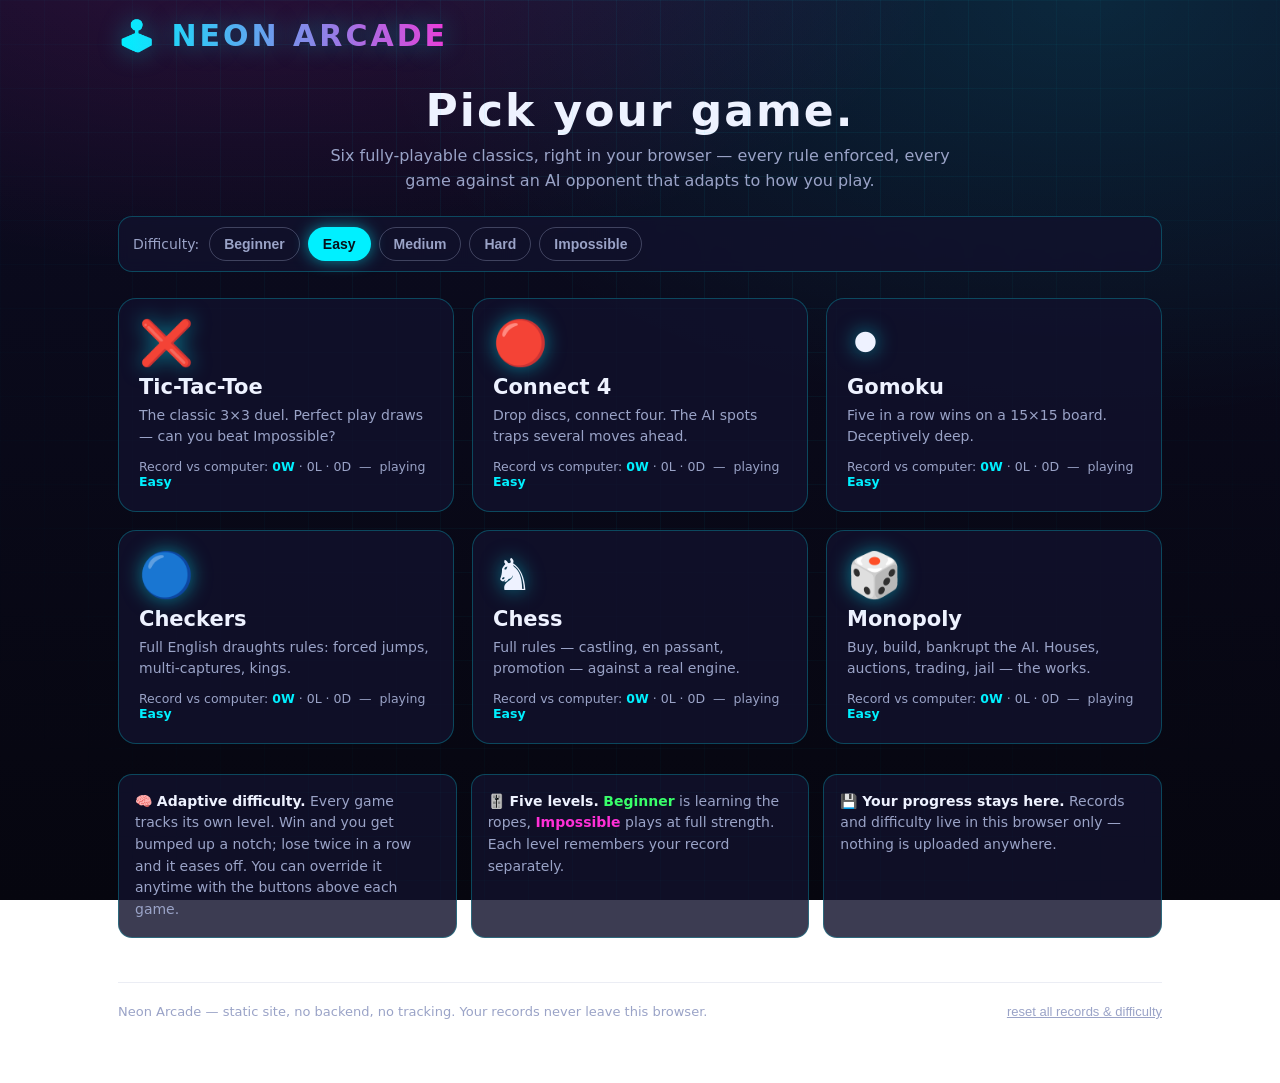
<file: index.html>
<!DOCTYPE html>
<html lang="en">
<head>
<meta charset="UTF-8">
<meta name="viewport" content="width=device-width, initial-scale=1.0">
<title>Neon Arcade — Play the classics against the computer</title>
<link rel="stylesheet" href="css/style.css">
<style>
  .how-it-works {
    margin-top: 30px;
    display: grid;
    grid-template-columns: repeat(auto-fit, minmax(240px, 1fr));
    gap: 14px;
  }
  .how-card {
    background: var(--panel);
    border: 1px solid var(--tile-border);
    border-radius: 14px;
    padding: 16px;
    font-size: 14px;
    color: var(--muted);
    line-height: 1.55;
  }
  .how-card b { color: var(--text); }
  .how-card .lvl { font-weight: 800; }
</style>
</head>
<body>
<div class="wrap">

  <header class="topbar">
    <div class="logo">🕹️ NEON ARCADE</div>
  </header>

  <section class="hero">
    <h1>Pick your game.</h1>
    <p>Six fully-playable classics, right in your browser — every rule enforced, every game against an AI opponent that adapts to how you play.</p>
  </section>

  <div id="default-difficulty-bar"></div>

  <section class="tiles">
    <a class="tile" href="games/tictactoe.html">
      <div class="tile-icon">❌</div>
      <div class="tile-name">Tic-Tac-Toe</div>
      <div class="tile-desc">The classic 3×3 duel. Perfect play draws — can you beat Impossible?</div>
      <div class="tile-stats" data-stats="tictactoe"></div>
    </a>
    <a class="tile" href="games/connect4.html">
      <div class="tile-icon">🔴</div>
      <div class="tile-name">Connect 4</div>
      <div class="tile-desc">Drop discs, connect four. The AI spots traps several moves ahead.</div>
      <div class="tile-stats" data-stats="connect4"></div>
    </a>
    <a class="tile" href="games/gomoku.html">
      <div class="tile-icon">⚫</div>
      <div class="tile-name">Gomoku</div>
      <div class="tile-desc">Five in a row wins on a 15×15 board. Deceptively deep.</div>
      <div class="tile-stats" data-stats="gomoku"></div>
    </a>
    <a class="tile" href="games/checkers.html">
      <div class="tile-icon">🔵</div>
      <div class="tile-name">Checkers</div>
      <div class="tile-desc">Full English draughts rules: forced jumps, multi-captures, kings.</div>
      <div class="tile-stats" data-stats="checkers"></div>
    </a>
    <a class="tile" href="games/chess.html">
      <div class="tile-icon">♞</div>
      <div class="tile-name">Chess</div>
      <div class="tile-desc">Full rules — castling, en&nbsp;passant, promotion — against a real engine.</div>
      <div class="tile-stats" data-stats="chess"></div>
    </a>
    <a class="tile" href="games/monopoly.html">
      <div class="tile-icon">🎲</div>
      <div class="tile-name">Monopoly</div>
      <div class="tile-desc">Buy, build, bankrupt the AI. Houses, auctions, trading, jail — the works.</div>
      <div class="tile-stats" data-stats="monopoly"></div>
    </a>
  </section>

  <section class="how-it-works">
    <div class="how-card"><b>🧠 Adaptive difficulty.</b> Every game tracks its own level. Win and you get bumped up a notch; lose twice in a row and it eases off. You can override it anytime with the buttons above each game.</div>
    <div class="how-card"><b>🎚️ Five levels.</b> <span class="lvl" style="color:var(--green)">Beginner</span> is learning the ropes, <span class="lvl" style="color:var(--magenta)">Impossible</span> plays at full strength. Each level remembers your record separately.</div>
    <div class="how-card"><b>💾 Your progress stays here.</b> Records and difficulty live in this browser only — nothing is uploaded anywhere.</div>
  </section>

  <footer class="footer">
    <span>Neon Arcade — static site, no backend, no tracking. Your records never leave this browser.</span>
    <button class="link-btn" id="reset-stats">reset all records &amp; difficulty</button>
  </footer>

</div>

<script src="js/difficulty.js"></script>
<script>
  (function () {
    var D = window.ArcadeDifficulty;
    D.renderBar(document.getElementById("default-difficulty-bar"), null);

    var names = { tictactoe: "Tic-Tac-Toe", connect4: "Connect 4", gomoku: "Gomoku", checkers: "Checkers", chess: "Chess", monopoly: "Monopoly" };
    document.querySelectorAll("[data-stats]").forEach(function (el) {
      var id = el.getAttribute("data-stats");
      var s = D.getStats(id);
      el.innerHTML = "Record vs computer: <b>" + s.wins + "W</b> · " + s.losses + "L · " + s.draws + "D &nbsp;—&nbsp; playing <b>" + D.LEVELS[s.level] + "</b>";
    });

    document.getElementById("reset-stats").addEventListener("click", function () {
      if (confirm("Reset all records and difficulty levels?")) {
        D.resetAll();
        location.reload();
      }
    });
  })();
</script>
</body>
</html>
</file>
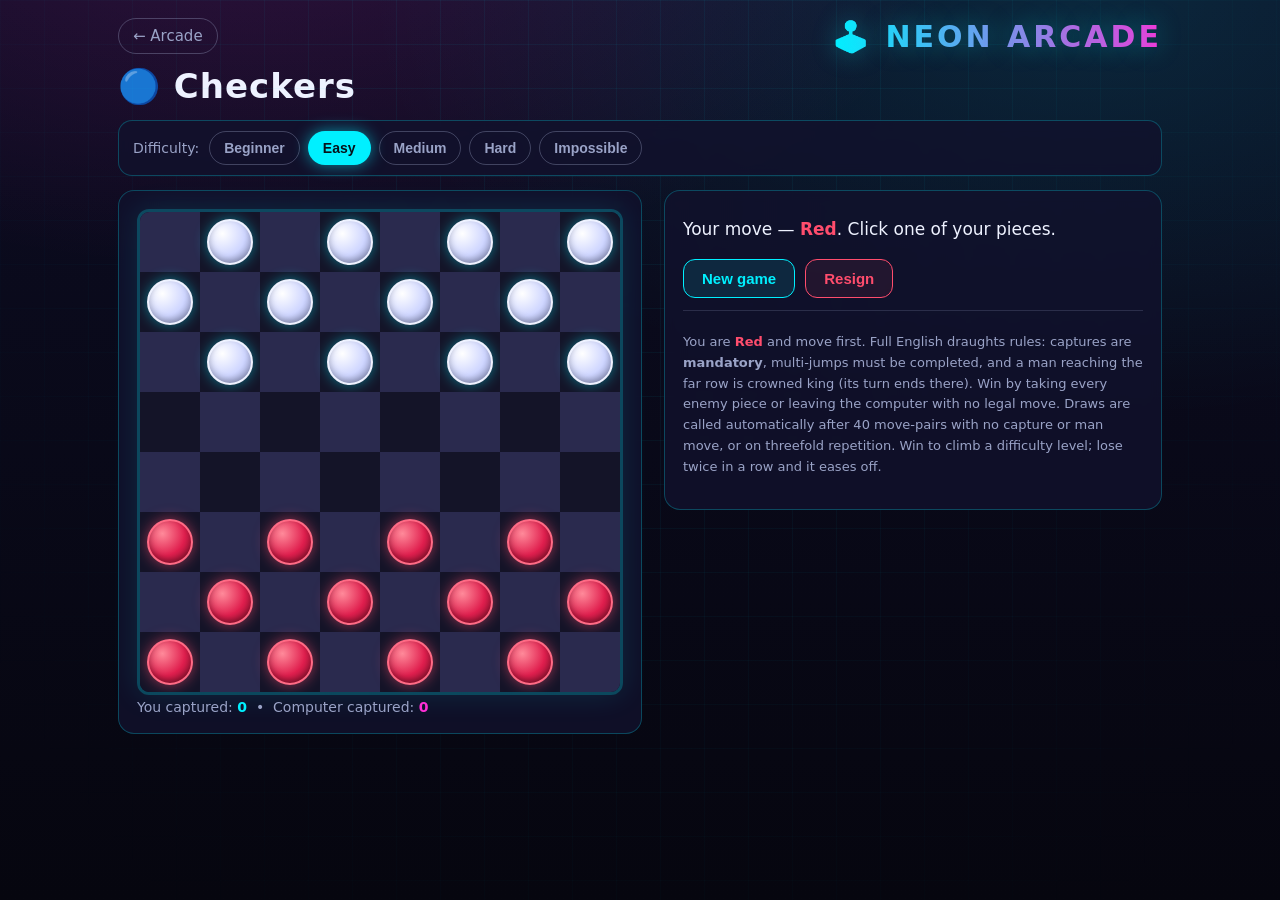
<file: games/checkers.html>
<!DOCTYPE html>
<html lang="en">
<head>
<meta charset="UTF-8">
<meta name="viewport" content="width=device-width, initial-scale=1.0">
<title>Checkers — Neon Arcade</title>
<link rel="stylesheet" href="../css/style.css">
<style>
  .chk-board {
    display: grid;
    grid-template-columns: repeat(8, 60px);
    grid-template-rows: repeat(8, 60px);
    gap: 0;
    justify-content: center;
    border: 3px solid var(--tile-border);
    border-radius: 12px;
    overflow: hidden;
    box-shadow: 0 0 30px rgba(0, 240, 255, 0.12);
    width: max-content;
    margin: 0 auto;
  }
  .sq {
    width: 60px;
    height: 60px;
    display: flex;
    align-items: center;
    justify-content: center;
    position: relative;
  }
  .sq.light { background: #2a2a4e; }
  .sq.dark { background: #141428; }
  .sq.dark:hover { background: #1b1b36; }
  .piece {
    width: 46px;
    height: 46px;
    border-radius: 50%;
    display: flex;
    align-items: center;
    justify-content: center;
    font-size: 26px;
    line-height: 1;
    cursor: pointer;
    transition: transform 0.12s ease;
  }
  .sq.dark .piece:hover { transform: scale(1.08); }
  .piece.red {
    background: radial-gradient(circle at 32% 30%, #ff8a9a, #e01f4e 55%, #8f0f2e);
    box-shadow: 0 0 14px rgba(255, 77, 109, 0.55), inset 0 -3px 6px rgba(0,0,0,.35);
    border: 2px solid #ff6b85;
  }
  .piece.white {
    background: radial-gradient(circle at 32% 30%, #ffffff, #cfd6ff 55%, #8f97c9);
    box-shadow: 0 0 14px rgba(0, 240, 255, 0.45), inset 0 -3px 6px rgba(0,0,0,.25);
    border: 2px solid #eef2ff;
    color: #2a2a5e;
  }
  .sq.dest { cursor: pointer; }
  .sq.dest::after {
    content: "";
    position: absolute;
    width: 22px;
    height: 22px;
    border-radius: 50%;
    background: rgba(0, 240, 255, 0.5);
    box-shadow: 0 0 12px rgba(0, 240, 255, 0.9);
    animation: pulse 1.1s ease-in-out infinite;
    pointer-events: none;
  }
  .sq.selected { outline: 3px solid var(--yellow); outline-offset: -3px; }
  @keyframes pulse {
    0%, 100% { transform: scale(1); opacity: 0.85; }
    50% { transform: scale(1.25); opacity: 1; }
  }
  .captured-line { color: var(--muted); font-size: 14px; margin: 4px 0 0; }
  .move-log {
    margin-top: 12px;
    max-height: 150px;
    overflow-y: auto;
    font-size: 13.5px;
    line-height: 1.7;
    color: var(--muted);
    border-top: 1px solid rgba(154,163,199,.2);
    padding-top: 8px;
  }
  .log-line.lr { color: #ff9db0; }
  .log-line.lw { color: #a9e6ff; }
  @media (max-width: 560px) {
    .chk-board { grid-template-columns: repeat(8, 40px); grid-template-rows: repeat(8, 40px); }
    .sq { width: 40px; height: 40px; }
    .piece { width: 31px; height: 31px; font-size: 17px; }
    .sq.dest::after { width: 15px; height: 15px; }
  }
</style>
</head>
<body>
<div class="wrap">
  <header class="topbar">
    <a class="back-link" href="../index.html">← Arcade</a>
    <div class="logo">🕹️ NEON ARCADE</div>
  </header>

  <h1 class="game-title">🔵 Checkers</h1>
  <div id="difficulty-bar"></div>

  <div class="game-layout">
    <div class="panel">
      <div class="chk-board" id="board"></div>
      <p class="captured-line" id="captured"></p>
    </div>
    <div class="panel" style="min-width:260px; flex:1;">
      <div class="status" id="status"></div>
      <div class="btn-row">
        <button class="btn" id="new-game" type="button">New game</button>
        <button class="btn danger" id="resign" type="button">Resign</button>
      </div>
      <div class="move-log" id="move-log"></div>
      <p style="color:var(--muted); font-size:13px; line-height:1.6;">
        You are <b style="color:var(--red)">Red</b> and move first. Full English draughts rules:
        captures are <b>mandatory</b>, multi-jumps must be completed, and a man reaching
        the far row is crowned king (its turn ends there). Win by taking every enemy piece
        or leaving the computer with no legal move. Draws are called automatically after
        40 move-pairs with no capture or man move, or on threefold repetition.
        Win to climb a difficulty level; lose twice in a row and it eases off.
      </p>
    </div>
  </div>
</div>
<script src="../js/difficulty.js"></script>
<script src="checkers-logic.js"></script>
<script src="checkers-ui.js"></script>
</body>
</html>
</file>
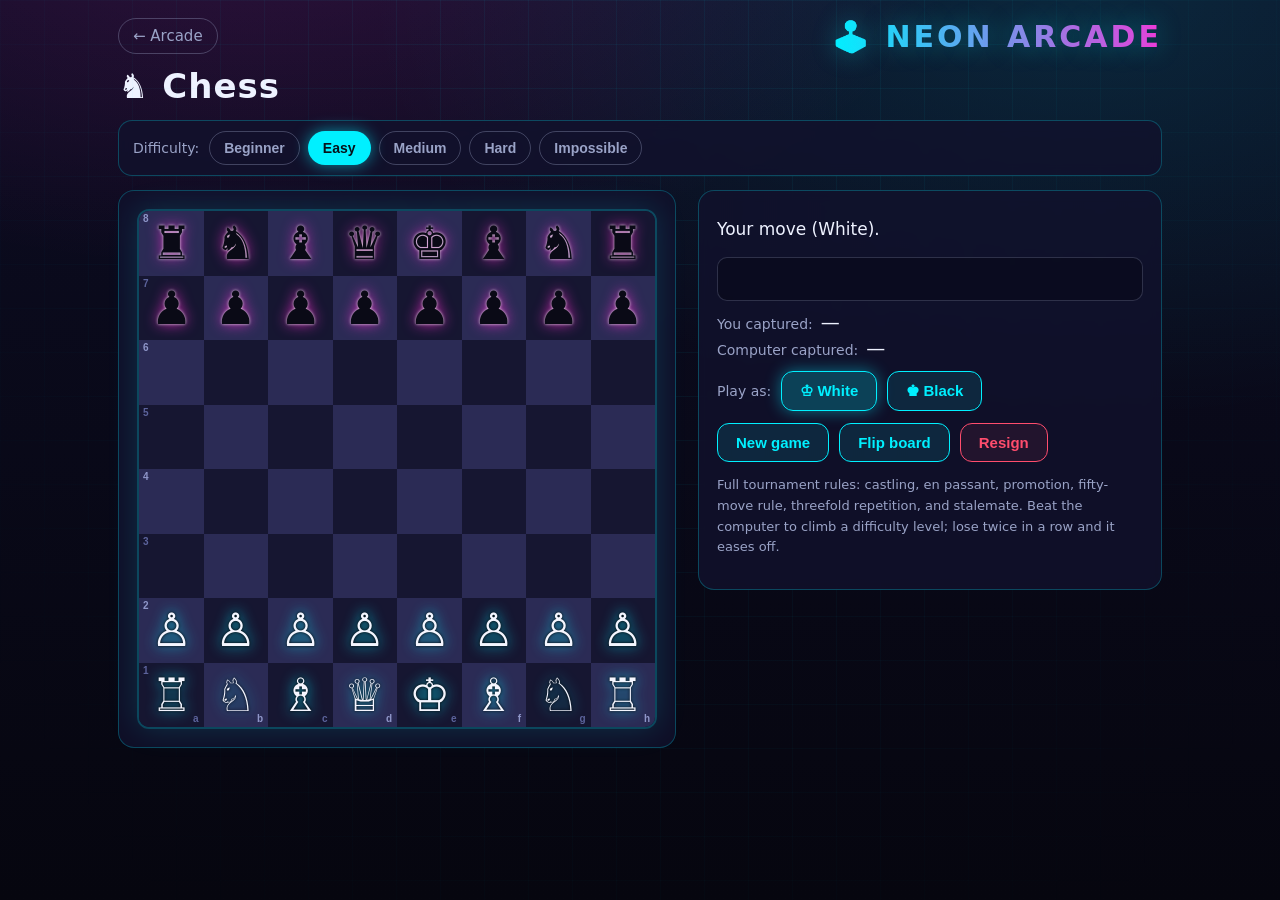
<file: games/chess.html>
<!DOCTYPE html>
<html lang="en">
<head>
<meta charset="UTF-8">
<meta name="viewport" content="width=device-width, initial-scale=1.0">
<title>♞ Chess — Neon Arcade</title>
<link rel="stylesheet" href="../css/style.css">
<style>
  .chess-board {
    display: grid;
    grid-template-columns: repeat(8, 1fr);
    grid-template-rows: repeat(8, 1fr);
    width: min(520px, 92vw);
    aspect-ratio: 1;
    border: 2px solid var(--tile-border);
    border-radius: 12px;
    overflow: hidden;
    box-shadow: 0 0 30px rgba(0,240,255,.15);
    margin: 0 auto;
    user-select: none;
    -webkit-user-select: none;
  }
  .sq {
    position: relative;
    display: flex;
    align-items: center;
    justify-content: center;
    font-size: clamp(26px, 6.5vw, 46px);
    line-height: 1;
    padding: 0;
    border: 0;
    cursor: pointer;
  }
  .sq.light { background: #2b2b55; }
  .sq.dark { background: #161631; }
  .sq .pc-w { color: #f4f6ff; text-shadow: 0 0 3px #000, 0 0 14px rgba(0,240,255,.9); }
  .sq .pc-b { color: #0a0a16; text-shadow: 0 0 3px rgba(255,255,255,.85), 0 0 14px rgba(255,47,214,.75); }
  .sq.sel { outline: 3px solid var(--cyan); outline-offset: -3px; z-index: 2; }
  .sq.last { box-shadow: inset 0 0 0 3px rgba(255,225,77,.7); }
  .sq.check { box-shadow: inset 0 0 22px 5px rgba(255,77,109,.95); animation: checkpulse 1.1s ease-in-out infinite; }
  @keyframes checkpulse {
    0%, 100% { box-shadow: inset 0 0 22px 5px rgba(255,77,109,.95); }
    50% { box-shadow: inset 0 0 10px 2px rgba(255,77,109,.5); }
  }
  .sq .dot {
    position: absolute;
    width: 26%; height: 26%;
    border-radius: 50%;
    background: rgba(0,240,255,.55);
    box-shadow: 0 0 10px rgba(0,240,255,.8);
    pointer-events: none;
  }
  .sq .cap-ring {
    position: absolute;
    inset: 5%;
    border-radius: 50%;
    border: 3px solid rgba(255,77,109,.85);
    box-shadow: 0 0 12px rgba(255,77,109,.5);
    pointer-events: none;
  }
  .sq .coord {
    position: absolute;
    font-size: 10px;
    font-weight: 700;
    color: var(--muted);
    pointer-events: none;
    line-height: 1;
  }
  .sq .coord.rank { top: 3px; left: 4px; }
  .sq .coord.file { bottom: 3px; right: 5px; }
  .sq.light .coord { color: #8f96c9; }
  .sq.dark .coord { color: #5c639c; }

  .moves {
    max-height: 200px;
    overflow-y: auto;
    font-size: 14px;
    border: 1px solid rgba(154,163,199,.25);
    border-radius: 10px;
    padding: 6px 4px;
    margin: 10px 0;
    background: rgba(6,6,20,.5);
    min-height: 44px;
  }
  .mrow {
    display: grid;
    grid-template-columns: 40px 1fr 1fr;
    padding: 3px 8px;
    border-radius: 6px;
    font-variant-numeric: tabular-nums;
  }
  .mrow:nth-child(odd) { background: rgba(0,240,255,.06); }
  .mnum { color: var(--muted); }

  .captured { font-size: 14px; margin: 8px 0; min-height: 44px; }
  .cap-row { display: flex; gap: 8px; align-items: baseline; margin: 4px 0; }
  .cap-label { color: var(--muted); white-space: nowrap; }
  .cap-pieces { font-size: 19px; letter-spacing: 1px; }
  .matdiff { color: var(--green); font-weight: 700; font-size: 13px; }

  .promo-overlay {
    position: fixed;
    inset: 0;
    background: rgba(0,0,0,.65);
    display: flex;
    align-items: center;
    justify-content: center;
    z-index: 10000;
  }
  .promo-overlay[hidden] { display: none; }
  .promo-box {
    background: #10102a;
    border: 1px solid var(--cyan);
    border-radius: 16px;
    padding: 22px 26px;
    text-align: center;
    box-shadow: 0 0 30px rgba(0,240,255,.4);
  }
  .promo-title { margin-bottom: 14px; font-weight: 700; font-size: 17px; }
  .promo-btns { display: flex; gap: 10px; }
  .promo-btn {
    font-size: 52px;
    line-height: 1;
    width: 76px; height: 76px;
    border-radius: 14px;
    border: 1px solid var(--tile-border);
    background: rgba(10,10,30,.9);
    cursor: pointer;
    transition: all .14s ease;
  }
  .promo-btn:hover { border-color: var(--cyan); box-shadow: 0 0 16px rgba(0,240,255,.5); transform: translateY(-2px); }
  .promo-btn.pc-w { color: #f4f6ff; text-shadow: 0 0 3px #000, 0 0 14px rgba(0,240,255,.9); }
  .promo-btn.pc-b { color: #0a0a16; text-shadow: 0 0 3px rgba(255,255,255,.85), 0 0 14px rgba(255,47,214,.75); }

  .side-btn.active { background: rgba(0,240,255,.22); box-shadow: 0 0 16px rgba(0,240,255,.45); color: var(--cyan); border-color: var(--cyan); }
</style>
</head>
<body>
<div class="wrap">
  <header class="topbar">
    <a class="back-link" href="../index.html">← Arcade</a>
    <div class="logo">🕹️ NEON ARCADE</div>
  </header>

  <h1 class="game-title">♞ Chess</h1>
  <div id="difficulty-bar"></div>

  <div class="game-layout">
    <div class="panel">
      <div class="chess-board" id="board" role="grid" aria-label="Chess board"></div>
    </div>
    <div class="panel" style="min-width:280px; flex:1;">
      <div class="status" id="status"></div>
      <div class="moves" id="moves" aria-label="Move list"></div>
      <div class="captured" id="captured"></div>
      <div class="btn-row">
        <span style="color:var(--muted); font-size:14px;">Play as:</span>
        <button class="btn side-btn active" id="side-w" type="button">♔ White</button>
        <button class="btn side-btn" id="side-b" type="button">♚ Black</button>
      </div>
      <div class="btn-row">
        <button class="btn" id="new-game" type="button">New game</button>
        <button class="btn" id="flip-board" type="button">Flip board</button>
        <button class="btn danger" id="resign" type="button">Resign</button>
      </div>
      <p style="color:var(--muted); font-size:13px; line-height:1.6;">
        Full tournament rules: castling, en passant, promotion, fifty-move rule,
        threefold repetition, and stalemate. Beat the computer to climb a difficulty
        level; lose twice in a row and it eases off.
      </p>
    </div>
  </div>
</div>

<div class="promo-overlay" id="promo-modal" hidden>
  <div class="promo-box">
    <div class="promo-title">Promote pawn to:</div>
    <div class="promo-btns" id="promo-btns"></div>
  </div>
</div>

<script src="../js/difficulty.js"></script>
<script src="chess-logic.js"></script>
<script src="chess-ui.js"></script>
</body>
</html>
</file>
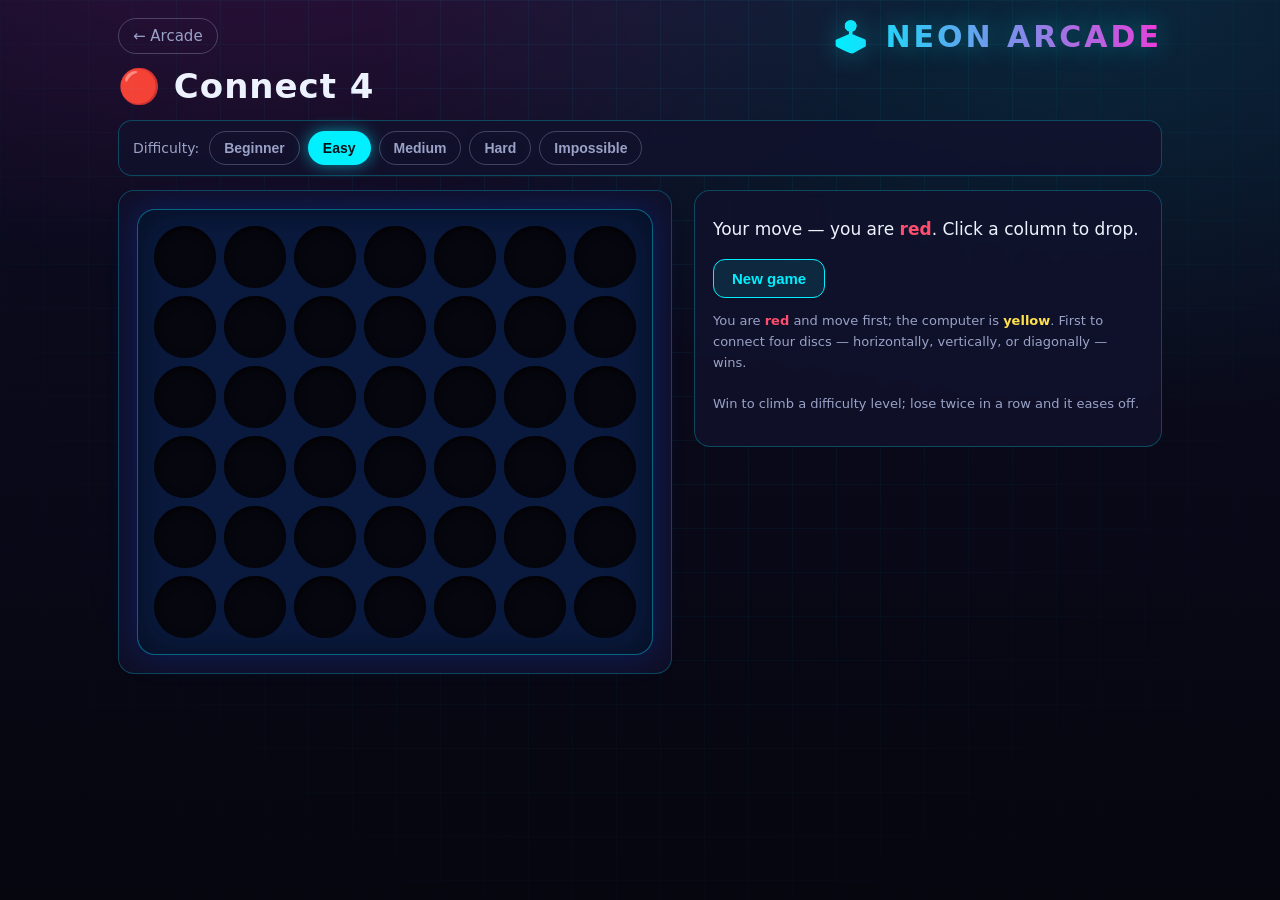
<file: games/connect4.html>
<!DOCTYPE html>
<html lang="en">
<head>
<meta charset="UTF-8">
<meta name="viewport" content="width=device-width, initial-scale=1.0">
<title>Connect 4 — Neon Arcade</title>
<link rel="stylesheet" href="../css/style.css">
<style>
  .c4-board {
    display: grid;
    grid-template-columns: repeat(7, 62px);
    grid-template-rows: repeat(6, 62px);
    gap: 8px;
    justify-content: center;
    background: #0a1a3f;
    padding: 16px;
    border-radius: 18px;
    border: 1px solid rgba(0, 240, 255, 0.35);
    box-shadow: 0 0 30px rgba(0, 80, 255, 0.25), inset 0 0 40px rgba(0,0,0,.5);
  }
  .c4-board .cell {
    border-radius: 50%;
    border: none;
    background: #06060f;
    box-shadow: inset 0 3px 8px rgba(0,0,0,.8);
    cursor: pointer;
    transition: transform 0.1s ease;
    padding: 0;
  }
  .c4-board .cell:hover:not(:disabled) { transform: scale(1.06); }
  .c4-board .cell:disabled { cursor: default; }
  .c4-board .cell.red { background: radial-gradient(circle at 35% 30%, #ff8fa3, #ff4d6d 60%, #c9184a); box-shadow: 0 0 16px rgba(255,77,109,.7); }
  .c4-board .cell.yellow { background: radial-gradient(circle at 35% 30%, #fff3b0, #ffe14d 60%, #d4a017); box-shadow: 0 0 16px rgba(255,225,77,.7); }
  @media (max-width: 560px) {
    .c4-board { grid-template-columns: repeat(7, 40px); grid-template-rows: repeat(6, 40px); gap: 6px; padding: 10px; }
  }
</style>
</head>
<body>
<div class="wrap">
  <header class="topbar">
    <a class="back-link" href="../index.html">← Arcade</a>
    <div class="logo">🕹️ NEON ARCADE</div>
  </header>

  <h1 class="game-title">🔴 Connect 4</h1>
  <div id="difficulty-bar"></div>

  <div class="game-layout">
    <div class="panel">
      <div class="c4-board" id="board"></div>
    </div>
    <div class="panel" style="min-width:260px; flex:1;">
      <div class="status" id="status"></div>
      <div class="btn-row">
        <button class="btn" id="new-game" type="button">New game</button>
      </div>
      <p style="color:var(--muted); font-size:13px; line-height:1.6;">
        You are <b style="color:var(--red)">red</b> and move first; the computer is
        <b style="color:var(--yellow)">yellow</b>. First to connect four discs —
        horizontally, vertically, or diagonally — wins.<br><br>
        Win to climb a difficulty level; lose twice in a row and it eases off.
      </p>
    </div>
  </div>
</div>
<script src="../js/difficulty.js"></script>
<script src="connect4-logic.js"></script>
<script src="connect4-ui.js"></script>
</body>
</html>
</file>
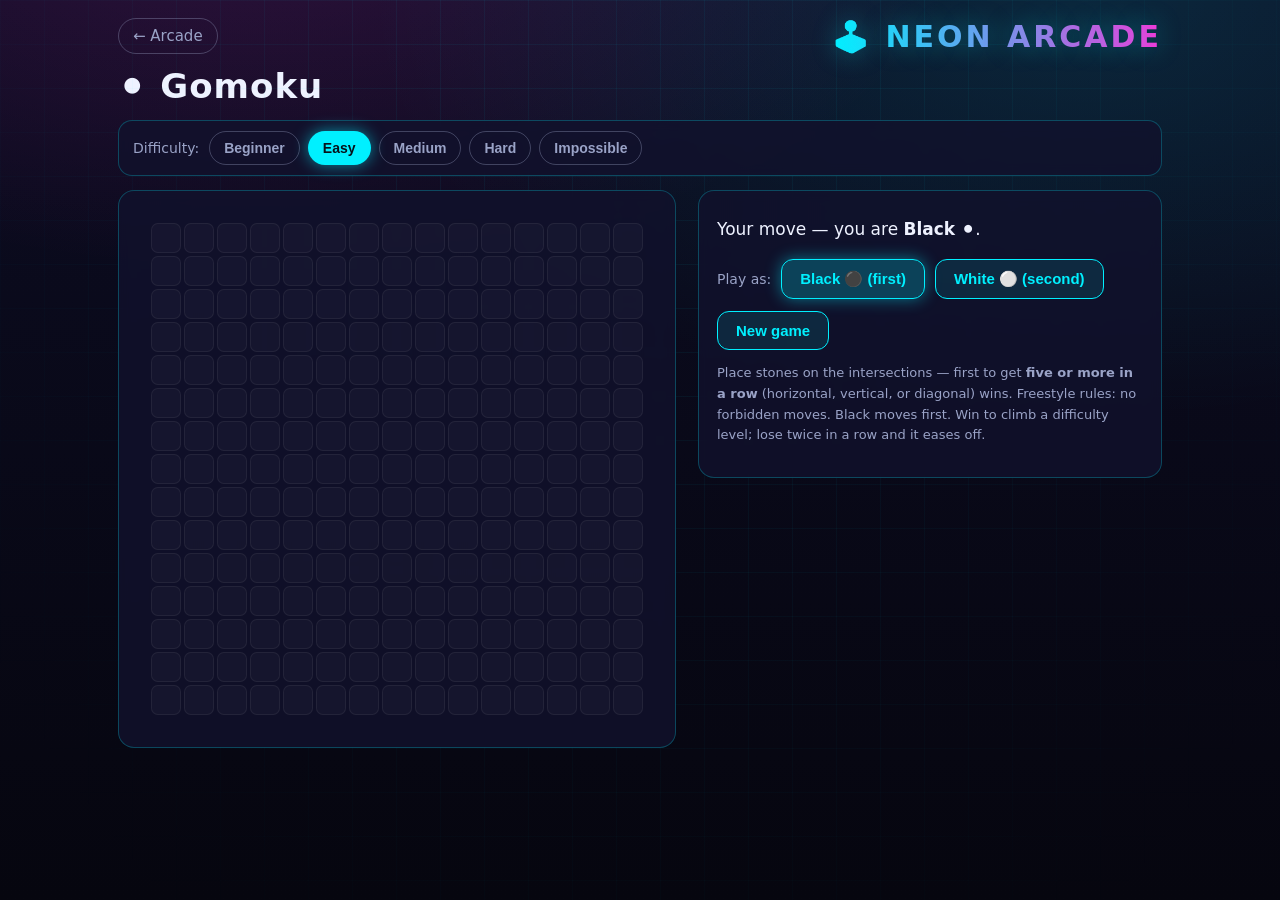
<file: games/gomoku.html>
<!DOCTYPE html>
<html lang="en">
<head>
<meta charset="UTF-8">
<meta name="viewport" content="width=device-width, initial-scale=1.0">
<title>Gomoku — Neon Arcade</title>
<link rel="stylesheet" href="../css/style.css">
<style>
  .gomoku-board {
    display: grid;
    grid-template-columns: repeat(15, 30px);
    grid-auto-rows: 30px;
    gap: 3px;
    justify-content: center;
    padding: 14px;
  }
  .gcell {
    position: relative;
    border-radius: 7px;
    border: 1px solid rgba(255,255,255,0.06);
    background: rgba(255,255,255,0.028);
    cursor: pointer;
    padding: 0;
    transition: background 0.12s ease;
  }
  .gcell:hover:not(:disabled) { background: rgba(0,240,255,0.12); }
  .gcell:disabled { cursor: default; }
  .gcell::after {
    content: "";
    position: absolute;
    inset: 14%;
    border-radius: 50%;
    transform: scale(0);
    transition: transform 0.12s ease;
  }
  .gcell.b::after {
    transform: scale(1);
    background: radial-gradient(circle at 35% 30%, #6b7a99, #10131c 72%);
    border: 1px solid rgba(140,170,220,0.4);
    box-shadow: 0 0 6px rgba(0,0,0,0.7), 0 0 10px rgba(0,240,255,0.25);
  }
  .gcell.w::after {
    transform: scale(1);
    background: radial-gradient(circle at 35% 30%, #ffffff, #aeb9cc 72%);
    box-shadow: 0 0 10px rgba(255,255,255,0.45);
  }
  /* ghost preview of your stone on hover */
  .gomoku-board.human-b .gcell:not(.b):not(.w):not(:disabled):hover::after,
  .gomoku-board.human-w .gcell:not(.b):not(.w):not(:disabled):hover::after {
    transform: scale(0.7);
    opacity: 0.5;
  }
  .gomoku-board.human-b .gcell:not(.b):not(.w):not(:disabled):hover::after {
    background: radial-gradient(circle at 35% 30%, #6b7a99, #10131c 72%);
  }
  .gomoku-board.human-w .gcell:not(.b):not(.w):not(:disabled):hover::after {
    background: radial-gradient(circle at 35% 30%, #ffffff, #aeb9cc 72%);
  }
  /* last-move marker */
  .gcell.last::before {
    content: "";
    position: absolute;
    inset: 40%;
    border-radius: 50%;
    background: var(--magenta);
    box-shadow: 0 0 8px var(--magenta);
    z-index: 1;
  }
  /* winning five glow */
  .gcell.win { background: rgba(255,215,0,0.16); }
  .gcell.win::after { box-shadow: 0 0 0 2px gold, 0 0 14px gold; }
  .side-btn.active { background: rgba(0,240,255,.22); box-shadow: 0 0 16px rgba(0,240,255,.45); color: var(--cyan); border-color: var(--cyan); }
  @media (max-width: 560px) {
    .gomoku-board { grid-template-columns: repeat(15, 20px); grid-auto-rows: 20px; gap: 2px; padding: 8px; }
  }
</style>
</head>
<body>
<div class="wrap">
  <header class="topbar">
    <a class="back-link" href="../index.html">← Arcade</a>
    <div class="logo">🕹️ NEON ARCADE</div>
  </header>

  <h1 class="game-title">⚫ Gomoku</h1>
  <div id="difficulty-bar"></div>

  <div class="game-layout">
    <div class="panel">
      <div class="gomoku-board" id="board"></div>
    </div>
    <div class="panel" style="min-width:260px; flex:1;">
      <div class="status" id="status"></div>
      <div class="btn-row">
        <span style="color:var(--muted); font-size:14px;">Play as:</span>
        <button class="btn side-btn active" id="side-black" type="button">Black ⚫ (first)</button>
        <button class="btn side-btn" id="side-white" type="button">White ⚪ (second)</button>
      </div>
      <div class="btn-row">
        <button class="btn" id="new-game" type="button">New game</button>
      </div>
      <p style="color:var(--muted); font-size:13px; line-height:1.6;">
        Place stones on the intersections — first to get <b>five or more in a row</b>
        (horizontal, vertical, or diagonal) wins. Freestyle rules: no forbidden moves.
        Black moves first. Win to climb a difficulty level; lose twice in a row and it eases off.
      </p>
    </div>
  </div>
</div>
<script src="../js/difficulty.js"></script>
<script src="gomoku-logic.js"></script>
<script src="gomoku-ui.js"></script>
</body>
</html>
</file>
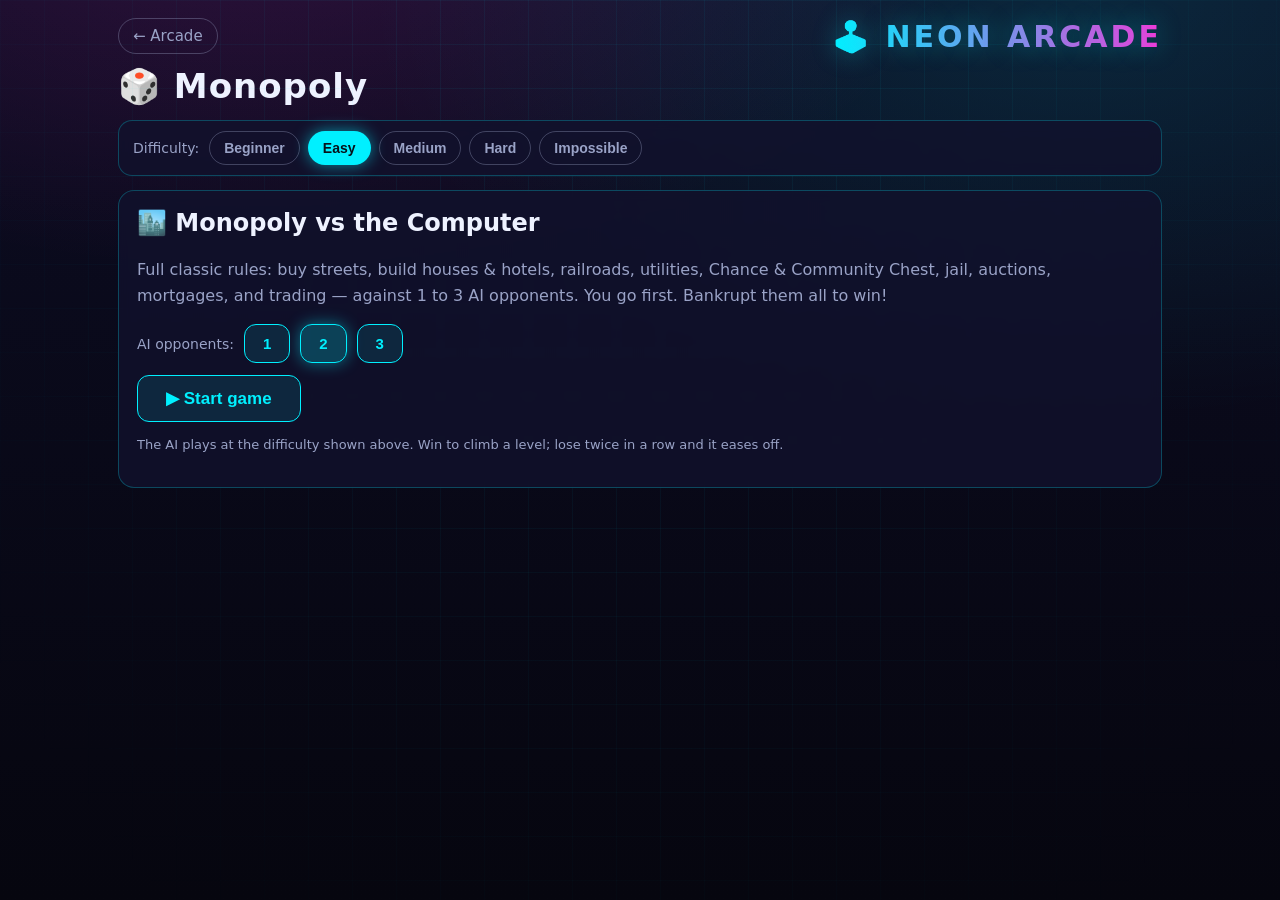
<file: games/monopoly.html>
<!DOCTYPE html>
<html lang="en">
<head>
<meta charset="UTF-8">
<meta name="viewport" content="width=device-width, initial-scale=1.0">
<title>Monopoly — Neon Arcade</title>
<link rel="stylesheet" href="../css/style.css">
<style>
  .mono-wrap { display: flex; gap: 18px; align-items: flex-start; flex-wrap: wrap; }
  .board-panel { padding: 10px; }
  #board {
    display: grid;
    grid-template-columns: repeat(11, 1fr);
    grid-template-rows: repeat(11, 1fr);
    gap: 3px;
    width: min(100%, 660px);
    aspect-ratio: 1 / 1;
  }
  .sq {
    background: rgba(8, 8, 24, 0.92);
    border: 1px solid rgba(154, 163, 199, 0.28);
    border-radius: 5px;
    font-size: 8px;
    line-height: 1.15;
    position: relative;
    display: flex;
    flex-direction: column;
    align-items: center;
    overflow: hidden;
    padding: 1px;
    text-align: center;
    min-width: 0;
  }
  .sq .cbar { height: 9px; width: 100%; border-radius: 3px 3px 0 0; flex: none; font-size: 8px; line-height: 9px; }
  .cbar-chance { background: rgba(255, 225, 77, 0.25); color: var(--yellow); font-weight: 800; }
  .cbar-chest { background: rgba(0, 240, 255, 0.22); color: var(--cyan); font-weight: 800; }
  .cbar-tax { background: rgba(255, 77, 109, 0.25); }
  .cbar-rail { background: rgba(154, 163, 199, 0.3); }
  .cbar-util { background: rgba(57, 255, 106, 0.22); }
  .cbar-jail, .cbar-gotojail { background: rgba(255, 159, 28, 0.3); }
  .cbar-go { background: rgba(57, 255, 106, 0.35); color: var(--green); font-weight: 800; }
  .cbar-free { background: rgba(154, 163, 199, 0.18); }
  .sq-name { font-weight: 600; color: var(--text); word-break: break-word; padding: 0 1px; }
  .sq-price { color: var(--muted); font-size: 7.5px; }
  .sq-bld { position: absolute; top: 9px; right: 1px; font-size: 8px; }
  .sq-own { position: absolute; bottom: 1px; right: 1px; }
  .own-chip {
    display: inline-block; border: 1px solid; border-radius: 50%;
    width: 13px; height: 13px; font-size: 8px; line-height: 12px; font-weight: 800;
    background: rgba(0,0,0,.55);
  }
  .sq.mortgaged { opacity: 0.55; }
  .sq-tokens { display: flex; gap: 1px; flex-wrap: wrap; justify-content: center; margin-top: auto; padding-bottom: 1px; }
  .token {
    display: inline-block; width: 13px; height: 13px; border-radius: 50%;
    font-size: 8px; line-height: 13px; font-weight: 800; color: #06121a; text-align: center;
    box-shadow: 0 0 6px rgba(0,0,0,.6);
  }
  #center-box {
    grid-area: 2 / 2 / 11 / 11;
    display: flex; flex-direction: column; align-items: center; justify-content: center;
    gap: 10px; text-align: center; padding: 12px;
  }
  #turn-banner { font-size: 17px; }
  #turn-banner .token { width: 20px; height: 20px; font-size: 12px; line-height: 20px; }
  #dice { font-size: 40px; letter-spacing: 4px; text-shadow: 0 0 18px rgba(0,240,255,.5); min-height: 48px; }
  #center-msg { font-size: 14px; color: var(--muted); min-height: 20px; max-width: 90%; }
  .mono-side { flex: 1; min-width: 290px; display: flex; flex-direction: column; gap: 14px; }
  .mono-side h3 { margin: 0 0 10px; font-size: 16px; letter-spacing: 1px; color: var(--cyan); }
  #players { display: flex; flex-direction: column; gap: 8px; }
  .player-card {
    border: 1px solid rgba(154,163,199,.25); border-radius: 10px; padding: 8px 10px;
    font-size: 13px; background: rgba(10,10,28,.6);
  }
  .player-card.active { border-color: var(--cyan); box-shadow: 0 0 12px rgba(0,240,255,.3); }
  .player-card.bankrupt { opacity: 0.45; }
  .player-card .token { width: 18px; height: 18px; font-size: 11px; line-height: 18px; }
  .pcash { font-size: 18px; font-weight: 800; color: var(--green); margin-top: 2px; }
  .pmeta { color: var(--muted); font-size: 12px; }
  .you-tag { background: var(--cyan); color: #06121a; font-size: 10px; font-weight: 800; border-radius: 6px; padding: 1px 6px; }
  .jail-tag { color: #ff9f1c; font-weight: 700; }
  .lvl-tag { color: var(--magenta); }
  #log { max-height: 230px; overflow-y: auto; font-size: 13px; line-height: 1.45; }
  .log-line { padding: 3px 0; border-bottom: 1px dotted rgba(154,163,199,.18); }
  .waiting { color: var(--muted); font-size: 14px; }
  .debt-info, .auction-info { font-size: 14px; margin-bottom: 8px; line-height: 1.5; }
  .manage-label { color: var(--muted); font-size: 13px; }
  .manage-row .btn { padding: 7px 12px; font-size: 13px; }
  /* modal */
  #modal-backdrop {
    position: fixed; inset: 0; background: rgba(0,0,0,.65); z-index: 1000;
    display: none; align-items: center; justify-content: center; padding: 16px;
  }
  #modal-backdrop.show { display: flex; }
  #modal {
    background: #10102a; border: 1px solid var(--cyan); border-radius: 16px;
    padding: 20px; width: 520px; max-width: 94vw; max-height: 86vh; overflow-y: auto;
    box-shadow: 0 0 40px rgba(0,240,255,.35);
  }
  #modal h3 { margin-top: 0; color: var(--cyan); }
  #modal h4 { margin: 12px 0 6px; color: var(--muted); }
  .prop-row {
    display: flex; justify-content: space-between; align-items: center; gap: 10px;
    border-bottom: 1px dotted rgba(154,163,199,.2); padding: 8px 0; font-size: 14px; flex-wrap: wrap;
  }
  .prop-row .btn { padding: 6px 12px; font-size: 13px; }
  .muted { color: var(--muted); font-size: 12.5px; }
  .reason { width: 100%; }
  .trade-cols { display: flex; gap: 18px; flex-wrap: wrap; }
  .trade-cols > div { flex: 1; min-width: 200px; }
  .chk { display: block; font-size: 13.5px; margin: 4px 0; cursor: pointer; }
  .ai-count-btn.active { background: rgba(0,240,255,.22); box-shadow: 0 0 16px rgba(0,240,255,.45); color: var(--cyan); border-color: var(--cyan); }
  .win { color: var(--green); } .lose { color: var(--red); }
  #gameover-screen { text-align: center; margin-top: 20px; }
  #gameover-screen .btn-row { justify-content: center; }
  @media (max-width: 720px) {
    .sq-name { font-size: 6.5px; }
    .sq-price { font-size: 6px; }
    #dice { font-size: 30px; }
  }
</style>
</head>
<body>
<div class="wrap">
  <header class="topbar">
    <a class="back-link" href="../index.html">← Arcade</a>
    <div class="logo">🕹️ NEON ARCADE</div>
  </header>

  <h1 class="game-title">🎲 Monopoly</h1>
  <div id="difficulty-bar"></div>

  <div id="start-screen" class="panel">
    <h2 style="margin-top:0">🏙️ Monopoly vs the Computer</h2>
    <p style="color:var(--muted); line-height:1.6;">
      Full classic rules: buy streets, build houses &amp; hotels, railroads, utilities,
      Chance &amp; Community Chest, jail, auctions, mortgages, and trading — against
      1 to 3 AI opponents. You go first. Bankrupt them all to win!
    </p>
    <div class="btn-row">
      <span style="color:var(--muted); font-size:14px;">AI opponents:</span>
      <button class="btn ai-count-btn" data-n="1" type="button">1</button>
      <button class="btn ai-count-btn active" data-n="2" type="button">2</button>
      <button class="btn ai-count-btn" data-n="3" type="button">3</button>
    </div>
    <div class="btn-row">
      <button class="btn" id="start-btn" type="button" style="font-size:17px; padding:12px 28px;">▶ Start game</button>
    </div>
    <p style="color:var(--muted); font-size:13px; line-height:1.6;">
      The AI plays at the difficulty shown above. Win to climb a level; lose twice in a row and it eases off.
    </p>
  </div>

  <div id="game" style="display:none">
    <div class="mono-wrap">
      <div class="panel board-panel">
        <div id="board"></div>
      </div>
      <div class="mono-side">
        <div class="panel">
          <h3>⚡ ACTIONS</h3>
          <div id="actions"></div>
        </div>
        <div class="panel">
          <h3>👥 PLAYERS</h3>
          <div id="players"></div>
        </div>
        <div class="panel">
          <h3>📜 GAME LOG</h3>
          <div id="log"></div>
        </div>
      </div>
    </div>
  </div>

  <div id="gameover-screen" class="panel" style="display:none"></div>
</div>

<div id="modal-backdrop"><div id="modal"></div></div>

<script src="../js/difficulty.js"></script>
<script src="monopoly-logic.js"></script>
<script src="monopoly-ui.js"></script>
</body>
</html>
</file>
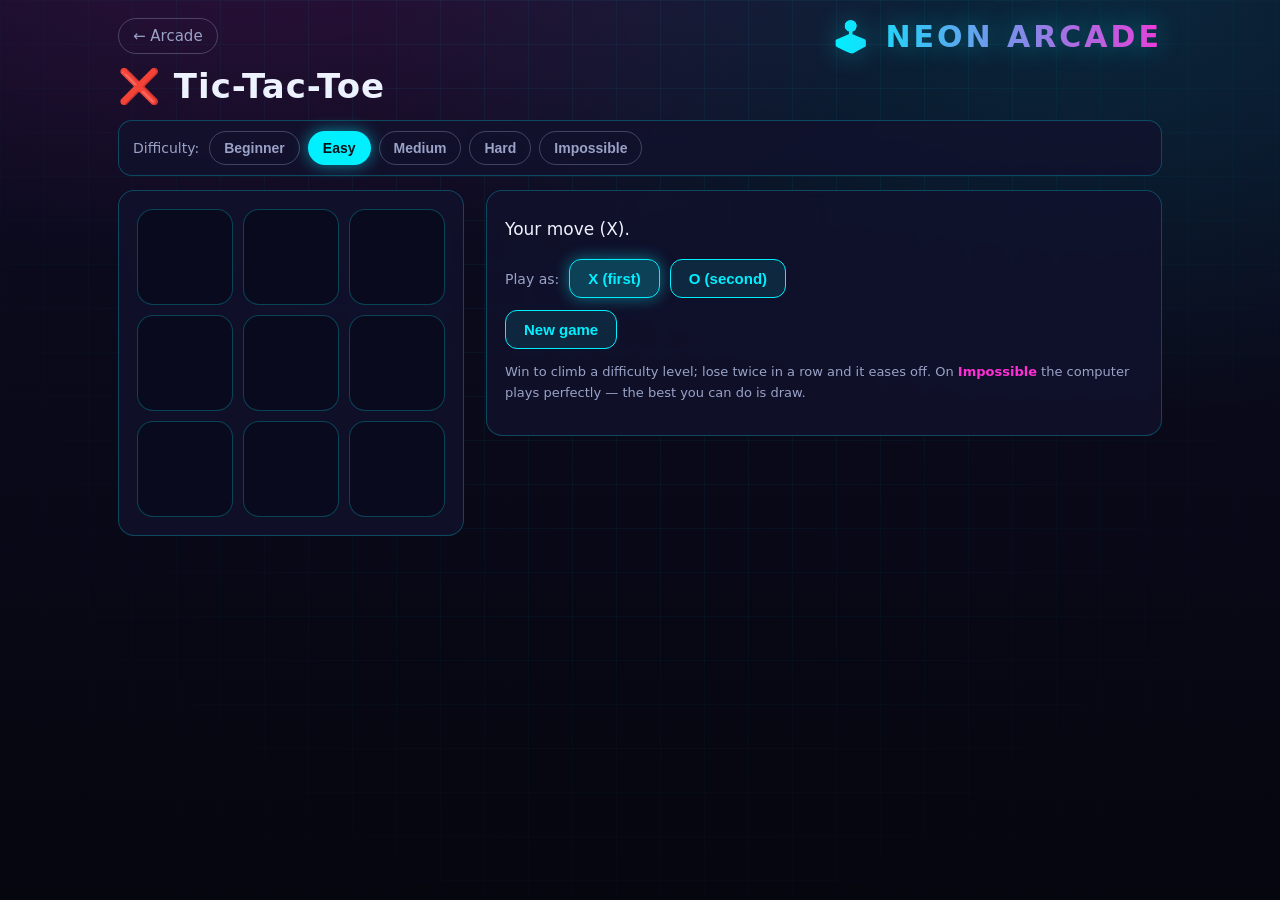
<file: games/tictactoe.html>
<!DOCTYPE html>
<html lang="en">
<head>
<meta charset="UTF-8">
<meta name="viewport" content="width=device-width, initial-scale=1.0">
<title>Tic-Tac-Toe — Neon Arcade</title>
<link rel="stylesheet" href="../css/style.css">
<style>
  .ttt-board {
    display: grid;
    grid-template-columns: repeat(3, 96px);
    grid-template-rows: repeat(3, 96px);
    gap: 10px;
    justify-content: center;
  }
  .cell {
    font-size: 52px;
    font-weight: 800;
    border-radius: 16px;
    border: 1px solid var(--tile-border);
    background: rgba(10, 10, 30, 0.9);
    color: var(--text);
    cursor: pointer;
    transition: all 0.14s ease;
    line-height: 1;
  }
  .cell:hover:not(:disabled) { border-color: var(--cyan); box-shadow: 0 0 14px rgba(0,240,255,.35); }
  .cell:disabled { cursor: default; }
  .cell.x { color: var(--cyan); text-shadow: 0 0 18px rgba(0,240,255,.8); }
  .cell.o { color: var(--magenta); text-shadow: 0 0 18px rgba(255,47,214,.8); }
  .side-btn.active { background: rgba(0,240,255,.22); box-shadow: 0 0 16px rgba(0,240,255,.45); color: var(--cyan); border-color: var(--cyan); }
  @media (max-width: 480px) {
    .ttt-board { grid-template-columns: repeat(3, 76px); grid-template-rows: repeat(3, 76px); }
    .cell { font-size: 42px; }
  }
</style>
</head>
<body>
<div class="wrap">
  <header class="topbar">
    <a class="back-link" href="../index.html">← Arcade</a>
    <div class="logo">🕹️ NEON ARCADE</div>
  </header>

  <h1 class="game-title">❌ Tic-Tac-Toe</h1>
  <div id="difficulty-bar"></div>

  <div class="game-layout">
    <div class="panel">
      <div class="ttt-board" id="board"></div>
    </div>
    <div class="panel" style="min-width:260px; flex:1;">
      <div class="status" id="status"></div>
      <div class="btn-row">
        <span style="color:var(--muted); font-size:14px;">Play as:</span>
        <button class="btn side-btn active" id="side-x" type="button">X (first)</button>
        <button class="btn side-btn" id="side-o" type="button">O (second)</button>
      </div>
      <div class="btn-row">
        <button class="btn" id="new-game" type="button">New game</button>
      </div>
      <p style="color:var(--muted); font-size:13px; line-height:1.6;">
        Win to climb a difficulty level; lose twice in a row and it eases off.
        On <b style="color:var(--magenta)">Impossible</b> the computer plays perfectly — the best you can do is draw.
      </p>
    </div>
  </div>
</div>
<script src="../js/difficulty.js"></script>
<script src="tictactoe-logic.js"></script>
<script src="tictactoe-ui.js"></script>
</body>
</html>
</file>
<file: css/style.css>
/* Neon Arcade shared theme */
:root {
  --bg0: #06060f;
  --bg1: #0c0c22;
  --panel: rgba(18, 18, 44, 0.82);
  --cyan: #00f0ff;
  --magenta: #ff2fd6;
  --yellow: #ffe14d;
  --green: #39ff6a;
  --red: #ff4d6d;
  --text: #eef2ff;
  --muted: #9aa3c7;
  --tile-border: rgba(0, 240, 255, 0.25);
}

* { box-sizing: border-box; }

html, body {
  margin: 0;
  padding: 0;
}

body {
  min-height: 100vh;
  color: var(--text);
  font-family: "Segoe UI", system-ui, -apple-system, Roboto, "Helvetica Neue", Arial, sans-serif;
  background:
    radial-gradient(1200px 600px at 20% -10%, rgba(255, 47, 214, 0.14), transparent 60%),
    radial-gradient(1200px 700px at 85% 0%, rgba(0, 240, 255, 0.12), transparent 60%),
    linear-gradient(180deg, var(--bg1), var(--bg0));
  background-attachment: fixed;
}

body::before {
  /* faint arcade grid */
  content: "";
  position: fixed;
  inset: 0;
  pointer-events: none;
  background-image:
    linear-gradient(rgba(0, 240, 255, 0.05) 1px, transparent 1px),
    linear-gradient(90deg, rgba(0, 240, 255, 0.05) 1px, transparent 1px);
  background-size: 44px 44px;
  mask-image: radial-gradient(ellipse at 50% 0%, black 30%, transparent 90%);
}

a { color: var(--cyan); }

.wrap { max-width: 1080px; margin: 0 auto; padding: 0 18px 60px; }

/* ---------- top bar ---------- */
.topbar {
  display: flex;
  align-items: center;
  justify-content: space-between;
  gap: 12px;
  padding: 18px 0 6px;
  flex-wrap: wrap;
}

.logo {
  font-size: 30px;
  font-weight: 800;
  letter-spacing: 3px;
  background: linear-gradient(90deg, var(--cyan), var(--magenta));
  -webkit-background-clip: text;
  background-clip: text;
  color: transparent;
  text-shadow: 0 0 26px rgba(0, 240, 255, 0.35);
  text-decoration: none;
}

.back-link {
  color: var(--muted);
  text-decoration: none;
  font-size: 15px;
  border: 1px solid rgba(154, 163, 199, 0.35);
  padding: 8px 14px;
  border-radius: 999px;
  transition: all 0.18s ease;
}
.back-link:hover { color: var(--cyan); border-color: var(--cyan); box-shadow: 0 0 14px rgba(0,240,255,.35); }

.game-title {
  margin: 6px 0 2px;
  font-size: 34px;
  letter-spacing: 1px;
}

/* ---------- difficulty bar ---------- */
.diff-bar {
  display: flex;
  align-items: center;
  gap: 8px;
  flex-wrap: wrap;
  background: var(--panel);
  border: 1px solid var(--tile-border);
  border-radius: 14px;
  padding: 10px 14px;
  margin: 14px 0;
  backdrop-filter: blur(6px);
}

.diff-label { color: var(--muted); font-size: 14px; margin-right: 2px; }

.diff-btn {
  border: 1px solid rgba(154, 163, 199, 0.35);
  background: transparent;
  color: var(--muted);
  padding: 8px 14px;
  border-radius: 999px;
  cursor: pointer;
  font-size: 14px;
  font-weight: 600;
  transition: all 0.16s ease;
}
.diff-btn:hover { color: var(--text); border-color: var(--cyan); }
.diff-btn.active { color: #06121a; border-color: transparent; }
.diff-0.active { background: var(--green); box-shadow: 0 0 16px rgba(57,255,106,.55); }
.diff-1.active { background: var(--cyan); box-shadow: 0 0 16px rgba(0,240,255,.55); }
.diff-2.active { background: var(--yellow); box-shadow: 0 0 16px rgba(255,225,77,.55); }
.diff-3.active { background: #ff9f1c; box-shadow: 0 0 16px rgba(255,159,28,.55); }
.diff-4.active { background: var(--magenta); box-shadow: 0 0 16px rgba(255,47,214,.6); color: #1a0614; }

/* ---------- tiles (hub) ---------- */
.hero { text-align: center; padding: 26px 0 8px; }
.hero h1 { font-size: 44px; margin: 0 0 8px; letter-spacing: 2px; }
.hero p { color: var(--muted); max-width: 640px; margin: 0 auto; line-height: 1.55; }

.tiles {
  display: grid;
  grid-template-columns: repeat(auto-fill, minmax(280px, 1fr));
  gap: 18px;
  margin-top: 26px;
}

.tile {
  display: block;
  text-decoration: none;
  color: var(--text);
  background: var(--panel);
  border: 1px solid var(--tile-border);
  border-radius: 18px;
  padding: 22px 20px;
  transition: transform 0.16s ease, box-shadow 0.16s ease, border-color 0.16s ease;
  position: relative;
  overflow: hidden;
}
.tile::after {
  content: "";
  position: absolute;
  inset: 0;
  background: linear-gradient(120deg, transparent 30%, rgba(0,240,255,0.08) 50%, transparent 70%);
  opacity: 0;
  transition: opacity 0.2s ease;
  pointer-events: none;
}
.tile:hover {
  transform: translateY(-4px);
  border-color: var(--cyan);
  box-shadow: 0 0 28px rgba(0, 240, 255, 0.28), 0 10px 30px rgba(0,0,0,.45);
}
.tile:hover::after { opacity: 1; }

.tile-icon { font-size: 44px; line-height: 1; margin-bottom: 10px; filter: drop-shadow(0 0 10px rgba(0,240,255,.5)); }
.tile-name { font-size: 21px; font-weight: 700; margin-bottom: 6px; }
.tile-desc { color: var(--muted); font-size: 14px; line-height: 1.5; min-height: 42px; }
.tile-stats { margin-top: 12px; font-size: 12.5px; color: var(--muted); }
.tile-stats b { color: var(--cyan); font-weight: 700; }

/* ---------- generic game layout ---------- */
.panel {
  background: var(--panel);
  border: 1px solid var(--tile-border);
  border-radius: 16px;
  padding: 18px;
  backdrop-filter: blur(6px);
}

.game-layout {
  display: flex;
  gap: 22px;
  align-items: flex-start;
  flex-wrap: wrap;
}

.status {
  font-size: 17px;
  min-height: 28px;
  margin: 10px 0;
  color: var(--text);
}
.status .win { color: var(--green); font-weight: 700; }
.status .lose { color: var(--red); font-weight: 700; }
.status .draw { color: var(--yellow); font-weight: 700; }

.btn {
  border: 1px solid var(--cyan);
  background: rgba(0, 240, 255, 0.1);
  color: var(--cyan);
  padding: 10px 18px;
  border-radius: 12px;
  font-size: 15px;
  font-weight: 700;
  cursor: pointer;
  transition: all 0.16s ease;
}
.btn:hover { background: rgba(0,240,255,.22); box-shadow: 0 0 16px rgba(0,240,255,.45); }
.btn:disabled { opacity: 0.4; cursor: default; box-shadow: none; }
.btn.danger { border-color: var(--red); color: var(--red); background: rgba(255,77,109,.08); }
.btn.danger:hover { background: rgba(255,77,109,.2); box-shadow: 0 0 16px rgba(255,77,109,.4); }

.btn-row { display: flex; gap: 10px; flex-wrap: wrap; margin: 12px 0; align-items: center; }

select, input[type="text"], input[type="number"] {
  background: #0a0a1c;
  color: var(--text);
  border: 1px solid rgba(154,163,199,.4);
  border-radius: 10px;
  padding: 9px 12px;
  font-size: 14px;
}

/* ---------- toast ---------- */
.toast {
  position: fixed;
  left: 50%;
  bottom: 28px;
  transform: translateX(-50%) translateY(20px);
  background: #10102a;
  border: 1px solid var(--cyan);
  color: var(--text);
  padding: 13px 22px;
  border-radius: 14px;
  font-size: 15px;
  font-weight: 600;
  box-shadow: 0 0 24px rgba(0, 240, 255, 0.4);
  opacity: 0;
  transition: opacity 0.3s ease, transform 0.3s ease;
  z-index: 9999;
  max-width: 90vw;
  text-align: center;
  pointer-events: none;
}
.toast.show { opacity: 1; transform: translateX(-50%) translateY(0); }

/* ---------- footer ---------- */
.footer {
  margin-top: 44px;
  padding-top: 18px;
  border-top: 1px solid rgba(154,163,199,.2);
  color: var(--muted);
  font-size: 13px;
  line-height: 1.7;
  display: flex;
  justify-content: space-between;
  gap: 14px;
  flex-wrap: wrap;
  align-items: center;
}
.link-btn {
  background: none;
  border: none;
  color: var(--muted);
  text-decoration: underline;
  cursor: pointer;
  font-size: 13px;
  padding: 0;
}
.link-btn:hover { color: var(--red); }

@media (max-width: 640px) {
  .hero h1 { font-size: 32px; }
  .game-title { font-size: 26px; }
  .logo { font-size: 22px; }
}
</file>
